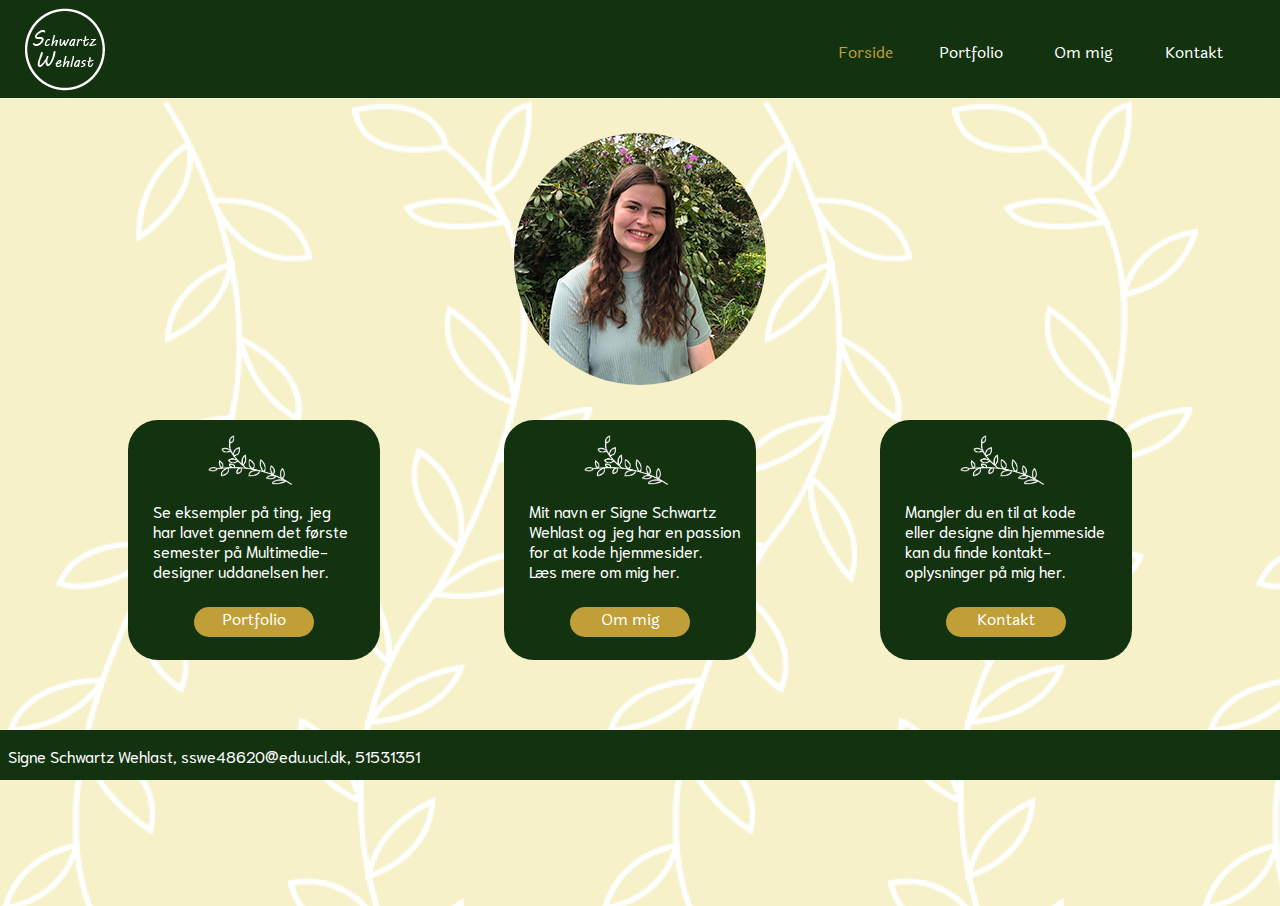
<file: projekt3/index.html>
<!DOCTYPE html>
<html lang="en">
<head>
    <!--Alt det som er i headeren vises ikke på siden-->

    <!--Karaktersæt ("ordbog")-->
    <meta charset="UTF-8">

    <!--Hvilken version siden skal gengives som (IE=edge, er den højest understøttede dokumenttilstand i en browser)-->
    <meta http-equiv="X-UA-Compatible" content="IE=edge">

    <!--width gør at den skal følge skærmbredden på enheden, initial sætter zoom level, når siden loades-->
    <meta name="viewport" content="width=device-width, initial-scale=1.0">
    
    <!--Titel på siden, som vises i browserens titellinje-->
    <title>Præsentationsportfolio Signe Schwartz Wehlast</title>
    
    <!--Linker til eksternt stylesheet-->
    <link rel="stylesheet" href="css/style.css">
</head>

<body>
    <!--Alt det som er i bodyen vises på siden-->
    <div class="headernav">
    <header class="header">
        <div class="logo"></div>
    </header>

    <nav>
        <div class="knapper forsideknap"><a class="tekstknapf valgtknap" href="index.html">Forside</a></div>
        <div class="knapper portfolioknap"><a class="tekstknapf" href="pages/portfolio.html">Portfolio</a></div>
        <div class="knapper ommigknap"><a class="tekstknapf" href="pages/ommig.html">Om mig</a></div>
        <div class="knapper kontaktknap"><a class="tekstknapf" href="pages/kontakt.html">Kontakt</a></div>
    </nav>
    </div>

    <main>
        <img id="mig" src="img/mig.png" alt="mig">

        <div class="paragraf portfolioforside">
            <img class="gren" src="img/gren2.png" alt="gren">
            
            <p class="tekstforside">Se eksempler på ting, jeg <br>har lavet gennem det første <br>semester på Multimedie-<br>designer uddanelsen her.</p>
            <div class="knapforside"><a class="tekstknap" href="pages/portfolio.html">Portfolio</a></div>
        </div>

        <div class="paragraf ommigforside">
            <img class="gren" src="img/gren2.png" alt="gren">

            <p class="tekstforside">Mit navn er Signe Schwartz <br>Wehlast og jeg har en passion <br>for at kode hjemmesider. <br>Læs mere om mig her.</p>
            <div class="knapforside"><a class="tekstknap" href="pages/ommig.html">Om mig</a></div>
        </div>

        <div class="paragraf kontaktforside">
            <img class="gren" src="img/gren2.png" alt="gren">
            
            <p class="tekstforside">Mangler du en til at kode <br>eller designe din hjemmeside <br>kan du finde kontakt-<br>oplysninger på mig her.</p>
            <div class="knapforside"><a class="tekstknap" href="pages/kontakt.html">Kontakt</a></div>
        </div>

    </main>

    <footer>
        <div class="footer">
            <p class="paragraf pfooter">Signe Schwartz Wehlast, sswe48620@edu.ucl.dk, 51531351</p>
        </div>
    </footer>

</body>
</html>
</file>
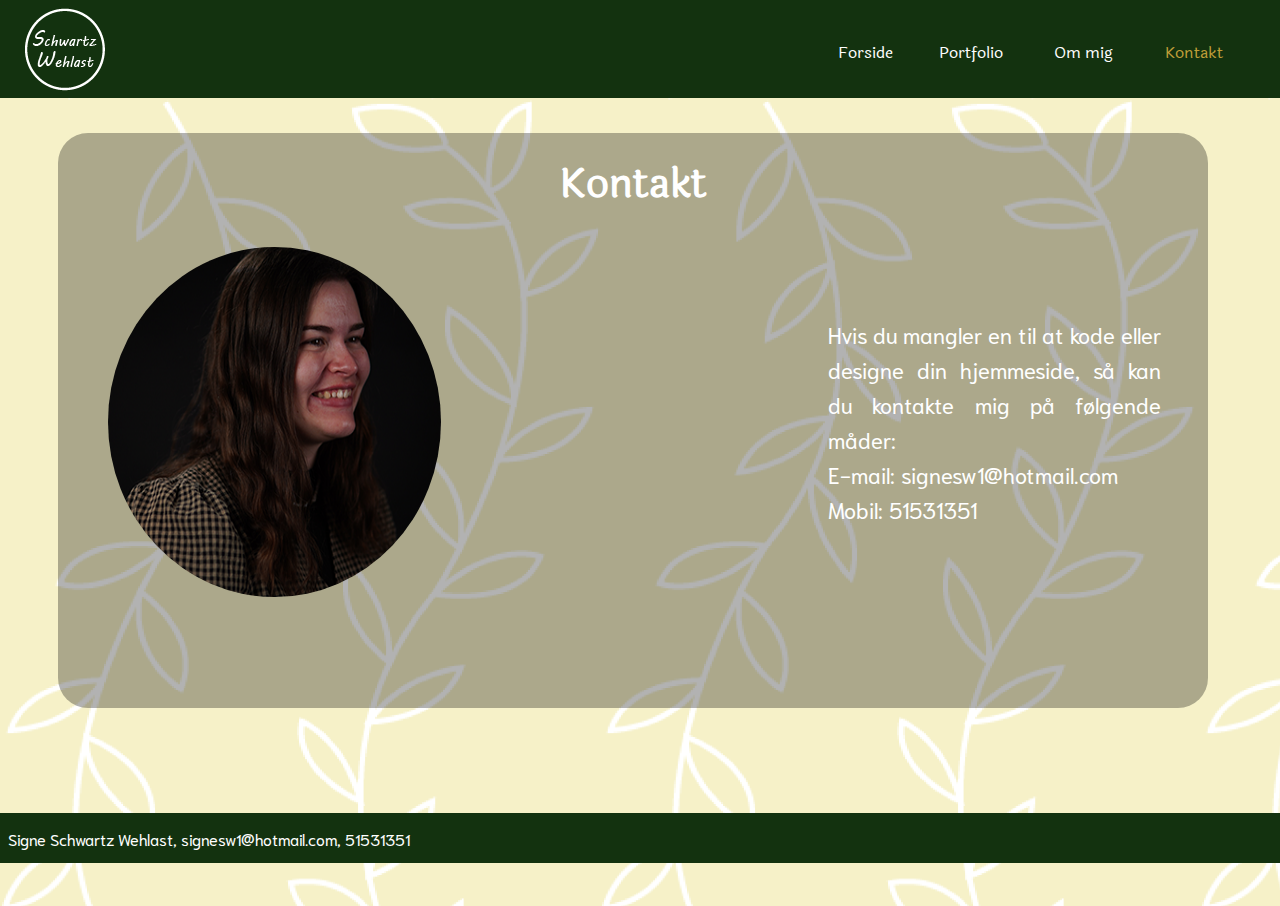
<file: projekt3/kontakt.html>
<!DOCTYPE html>
<html lang="en">
<head>
    <meta charset="UTF-8">
    <meta http-equiv="X-UA-Compatible" content="IE=edge">
    <meta name="viewport" content="width=device-width, initial-scale=1.0">
    <title>Præsentationsportfolio Signe Schwartz Wehlast</title>
    <link rel="stylesheet" href="stylesheet/style.css">
</head>

<body>
    <header class="header">
        <div class="logo"></div>
    </header>

    <nav>
        <div class="knapper forsideknap"><a class="tekstknapf" href="index.html">Forside</a></div>
        <div class="knapper portfolioknap"><a class="tekstknapf" href="portfolio.html">Portfolio</a></div>
        <div class="knapper ommigknap"><a class="tekstknapf" href="ommig.html">Om mig</a></div>
        <div class="knapper kontaktknap"><a class="tekstknapf valgtknap" href="kontakt.html">Kontakt</a></div>
    </nav>

    <main>
        <div class="blackbox">
            <h1>Kontakt</h1>
            <img class="kontaktbillede" src="stylesheet/img/kontaktny.png" alt="billede af mig til kontakt">
            <p class="paragrafkontakt"> Hvis du mangler en til at kode eller 
                designe din hjemmeside, så kan du 
                kontakte mig på følgende måder:<br>
                E-mail: signesw1@hotmail.com<br>
                Mobil: 51531351<br>
            </p>
        </div>
    </main>

    <footer>
        <div class="footer">
            <p class="paragraf pfooter">Signe Schwartz Wehlast, signesw1@hotmail.com, 51531351</p>
        </div>

    </footer>
    
    
</body>
</html>
</file>
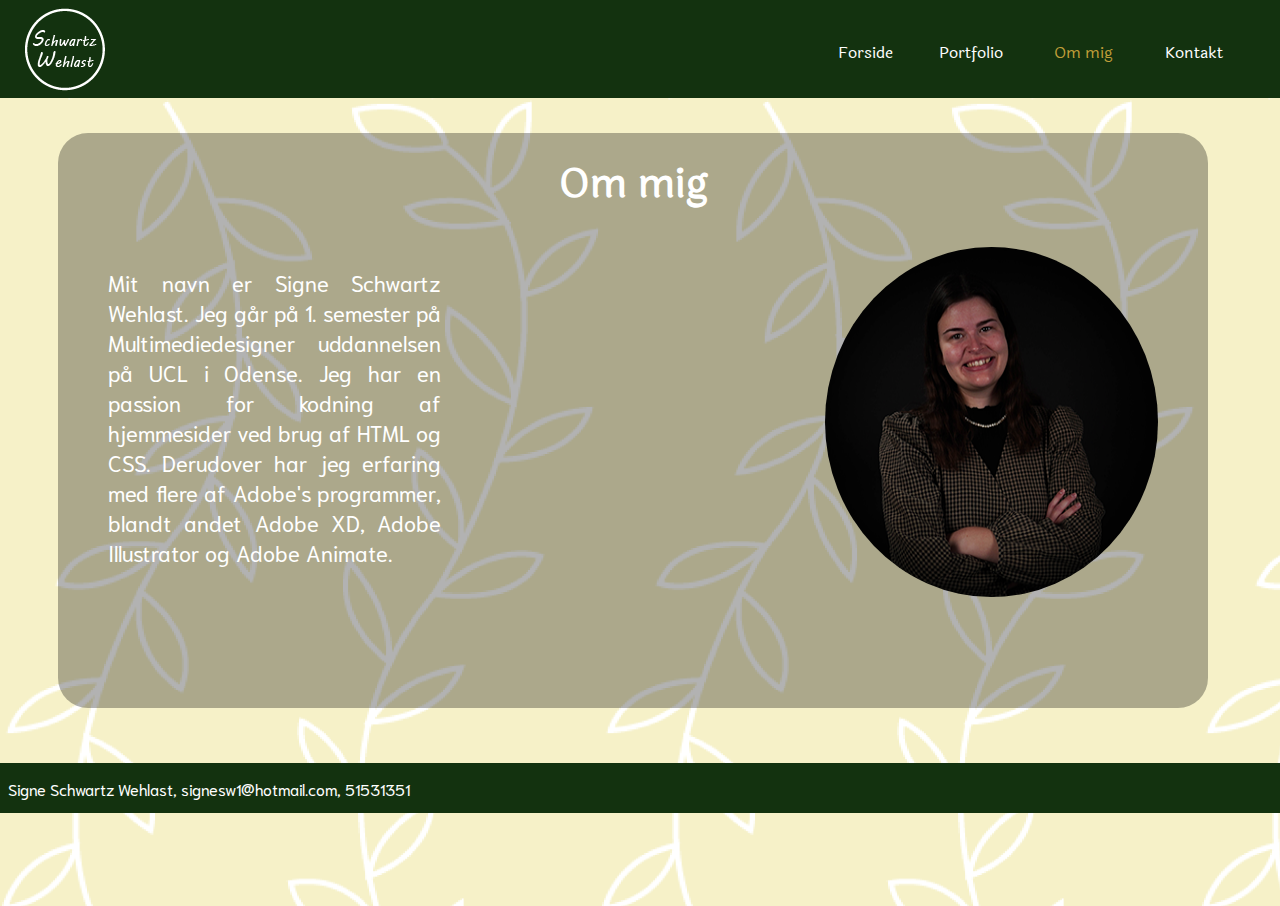
<file: projekt3/ommig.html>
<!DOCTYPE html>
<html lang="en">
<head>
    <meta charset="UTF-8">
    <meta http-equiv="X-UA-Compatible" content="IE=edge">
    <meta name="viewport" content="width=device-width, initial-scale=1.0">
    <title>Præsentationsportfolio Signe Schwartz Wehlast</title>
    <link rel="stylesheet" href="stylesheet/style.css">
</head>

<body>
    <header class="header">
        <div class="logo"></div>
    </header>

    <nav>
        <div class="knapper forsideknap"><a class="tekstknapf" href="index.html">Forside</a></div>
        <div class="knapper portfolioknap"><a class="tekstknapf" href="portfolio.html">Portfolio</a></div>
        <div class="knapper ommigknap"><a class="valgtknap tekstknapf" href="ommig.html">Om mig</a></div>
        <div class="knapper kontaktknap"><a class="tekstknapf" href="kontakt.html">Kontakt</a></div>
    </nav>

    <main>
        <div class="blackbox">
        <h1>Om mig</h1>     
        <img class="ommigbillede" src="stylesheet/img/ommigny.png" alt="billede af mig til om mig">
   
        <p class="paragrafom"> Mit navn er Signe Schwartz Wehlast. Jeg går på 1. 
            semester på Multimediedesigner uddannelsen på UCL 
            i Odense. Jeg har en passion for kodning af 
            hjemmesider ved brug af HTML og CSS. Derudover har jeg 
            erfaring med flere af Adobe's 
            programmer, blandt andet
            Adobe XD, Adobe Illustrator
            og Adobe Animate.</p>

        </div>

    </main>

    <footer>
        <div class="footerommig">
            <p class="paragraf pfooter">Signe Schwartz Wehlast, signesw1@hotmail.com, 51531351</p>
        </div>

    </footer>
    
    
</body>
</html>
</file>
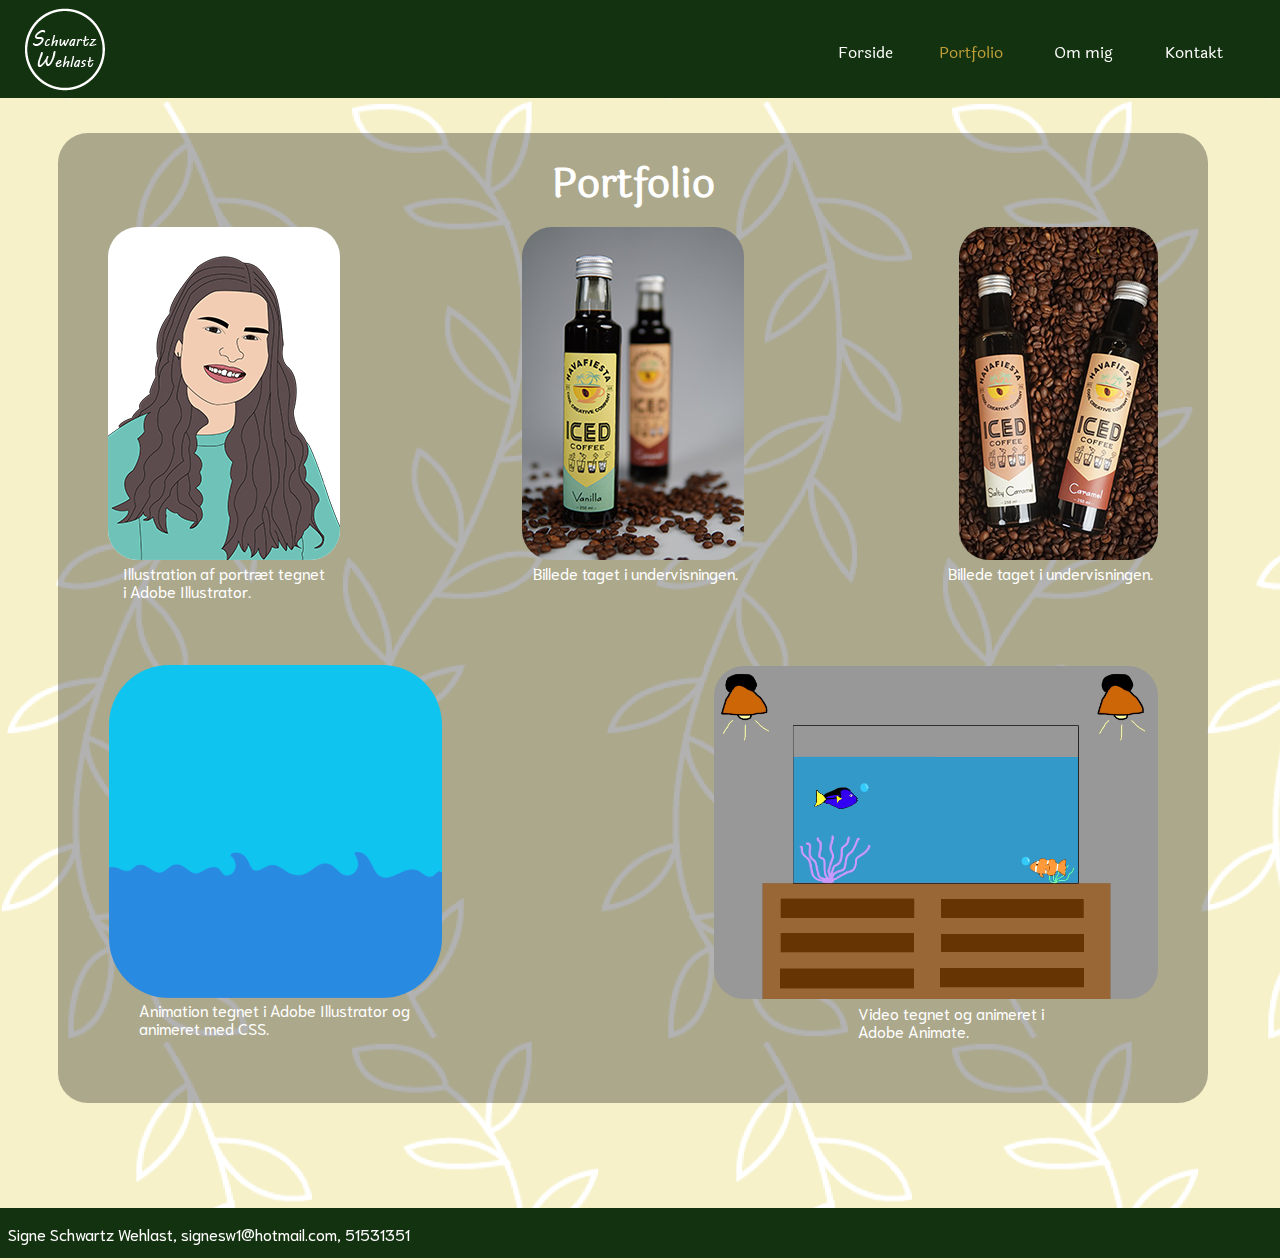
<file: projekt3/portfolio.html>
<!DOCTYPE html>
<html lang="en">
<head>
    <meta charset="UTF-8">
    <meta http-equiv="X-UA-Compatible" content="IE=edge">
    <meta name="viewport" content="width=device-width, initial-scale=1.0">
    <title>Præsentationsportfolio Signe Schwartz Wehlast</title>
    <link rel="stylesheet" href="stylesheet/style.css">
</head>

<body>
    <header class="header">
        <div class="logo"></div>
    </header>

    <nav>
        <div class="knapper forsideknap"><a class="tekstknapf" href="index.html">Forside</a></div>
        <div class="knapper portfolioknap"><a class="tekstknapf valgtknap" href="portfolio.html">Portfolio</a></div>
        <div class="knapper ommigknap"><a class="tekstknapf" href="ommig.html">Om mig</a></div>
        <div class="knapper kontaktknap"><a class="tekstknapf" href="kontakt.html">Kontakt</a></div>
    </nav>

    <main class="mainbox">
        <div class="blackbox2">
            <h1>Portfolio</h1>
            <div><img class="billede1" src="stylesheet/img/portræt2.png" alt="portfolio billede af portræt"><p class="billedetekst p1">Illustration af portræt tegnet <br>i Adobe Illustrator.</p></div>

            <div><img class="billede2" src="stylesheet/img/kaffe.png" alt="portfolio billede af kaffe"><p class="billedetekst p2">Billede taget i undervisningen.</p></div>
            
            <div><img class="billede3" src="stylesheet/img/kaffe2.png" alt="portfolio billede af andet kaffe"><p class="billedetekst p3">Billede taget i undervisningen.</p></div>
            
            <div><video class="video" width="200" height="150" autoplay loop>
                <source src="stylesheet/img/Akvarie.mp4" type="video/mp4">
            </video><p class="billedetekst p4"> Video tegnet og animeret i <br>Adobe Animate.</p></div>
            
            <div class="billede5"><p class="billedetekst p5"> Animation tegnet i Adobe Illustrator og animeret med CSS.</p></div>
        </div>
    </main>

    <footer>
        <div class="footer">
            <p class="paragraf pfooter">Signe Schwartz Wehlast, signesw1@hotmail.com, 51531351</p>
        </div>

    </footer>
</file>
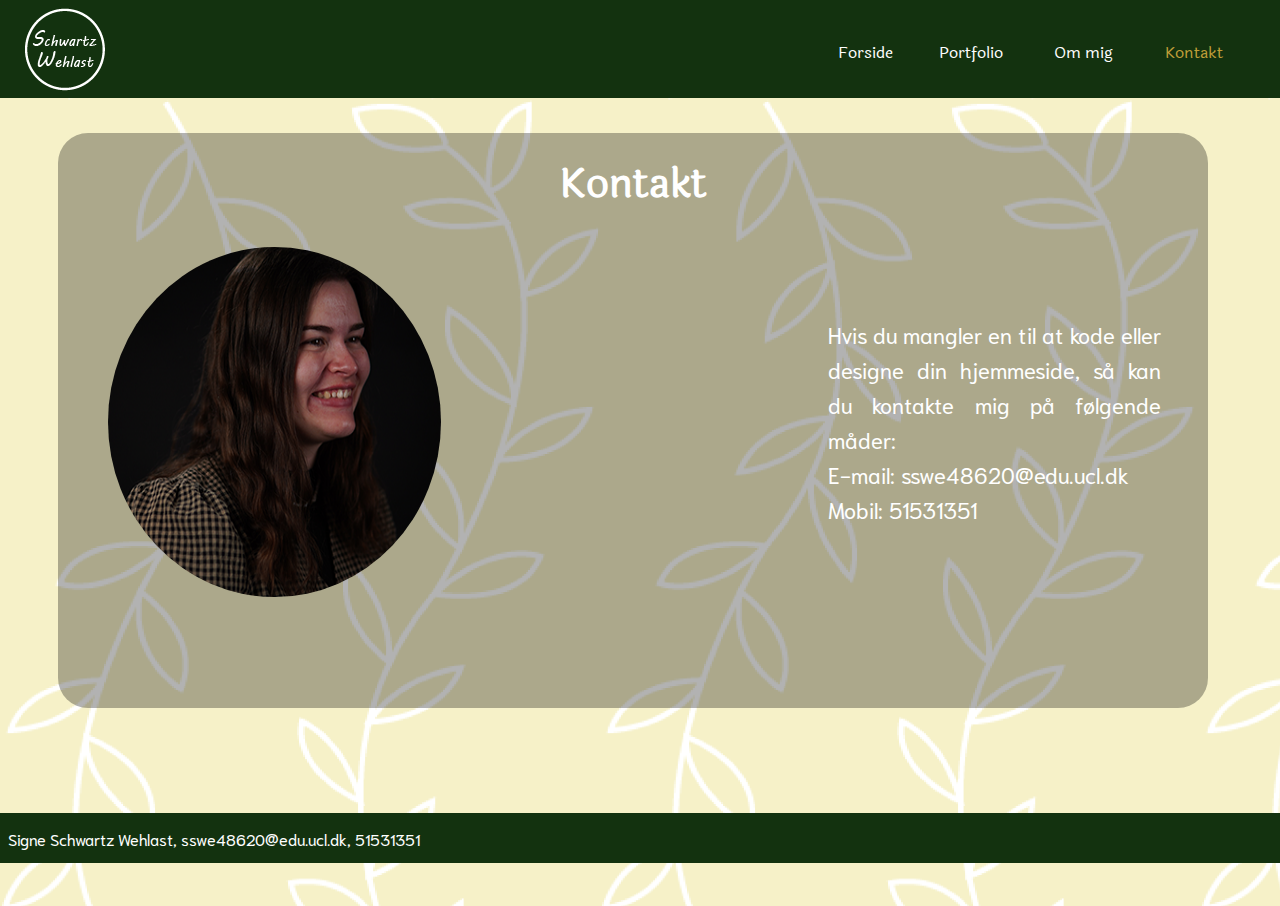
<file: projekt3/pages/kontakt.html>
<!DOCTYPE html>
<html lang="en">
<head>
    <meta charset="UTF-8">
    <meta http-equiv="X-UA-Compatible" content="IE=edge">
    <meta name="viewport" content="width=device-width, initial-scale=1.0">
    <title>Præsentationsportfolio Signe Schwartz Wehlast</title>
    <link rel="stylesheet" href="../css/style.css">
</head>

<body>
    <header class="header">
        <div class="logo"></div>
    </header>

    <nav>
        <div class="knapper forsideknap"><a class="tekstknapf" href="../index.html">Forside</a></div>
        <div class="knapper portfolioknap"><a class="tekstknapf" href="portfolio.html">Portfolio</a></div>
        <div class="knapper ommigknap"><a class="tekstknapf" href="ommig.html">Om mig</a></div>
        <div class="knapper kontaktknap"><a class="tekstknapf valgtknap" href="kontakt.html">Kontakt</a></div>
    </nav>

    <main>
        <div class="blackbox">
            <h1>Kontakt</h1>
            <img class="kontaktbillede" src="../img/kontaktny.png" alt="billede af mig til kontakt">
            <p class="paragrafkontakt"> Hvis du mangler en til at kode eller 
                designe din hjemmeside, så kan du 
                kontakte mig på følgende måder:<br>
                E-mail: sswe48620@edu.ucl.dk<br>
                Mobil: 51531351<br>
            </p>
        </div>
    </main>

    <footer>
        <div class="footer">
            <p class="paragraf pfooter">Signe Schwartz Wehlast, sswe48620@edu.ucl.dk, 51531351</p>
        </div>

    </footer>
    
    
</body>
</html>
</file>
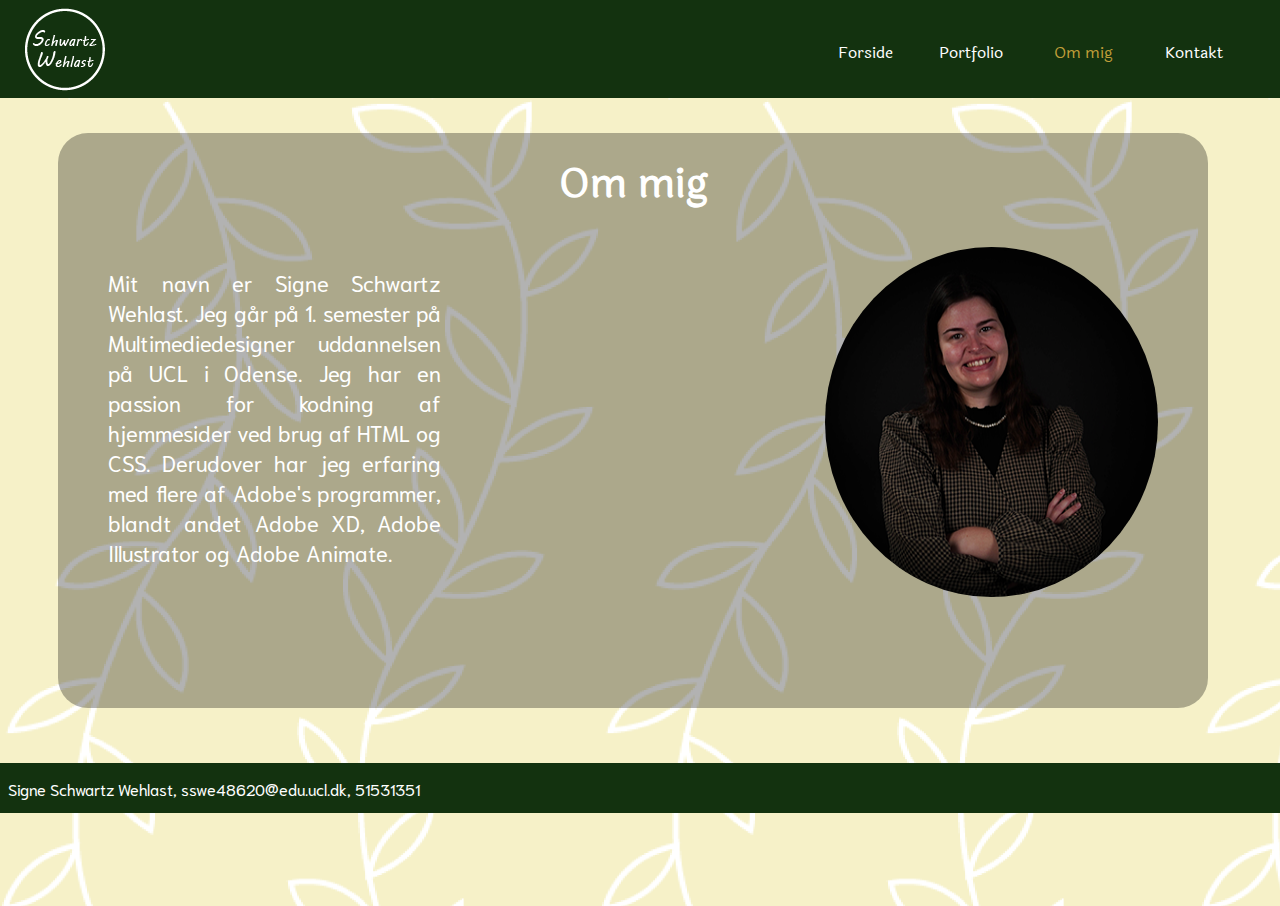
<file: projekt3/pages/ommig.html>
<!DOCTYPE html>
<html lang="en">
<head>
    <meta charset="UTF-8">
    <meta http-equiv="X-UA-Compatible" content="IE=edge">
    <meta name="viewport" content="width=device-width, initial-scale=1.0">
    <title>Præsentationsportfolio Signe Schwartz Wehlast</title>
    <link rel="stylesheet" href="../css/style.css">
</head>

<body>
    <header class="header">
        <div class="logo"></div>
    </header>

    <nav>
        <div class="knapper forsideknap"><a class="tekstknapf" href="../index.html">Forside</a></div>
        <div class="knapper portfolioknap"><a class="tekstknapf" href="portfolio.html">Portfolio</a></div>
        <div class="knapper ommigknap"><a class="valgtknap tekstknapf" href="ommig.html">Om mig</a></div>
        <div class="knapper kontaktknap"><a class="tekstknapf" href="kontakt.html">Kontakt</a></div>
    </nav>

    <main>
        <div class="blackbox">
        <h1>Om mig</h1>     
        <img class="ommigbillede" src="../img/ommigny.png" alt="billede af mig til om mig">
   
        <p class="paragrafom"> Mit navn er Signe Schwartz Wehlast. Jeg går på 1. 
            semester på Multimediedesigner uddannelsen på UCL 
            i Odense. Jeg har en passion for kodning af 
            hjemmesider ved brug af HTML og CSS. Derudover har jeg 
            erfaring med flere af Adobe's 
            programmer, blandt andet
            Adobe XD, Adobe Illustrator
            og Adobe Animate.</p>

        </div>

    </main>

    <footer>
        <div class="footerommig">
            <p class="paragraf pfooter">Signe Schwartz Wehlast, sswe48620@edu.ucl.dk, 51531351</p>
        </div>

    </footer>
    
    
</body>
</html>
</file>
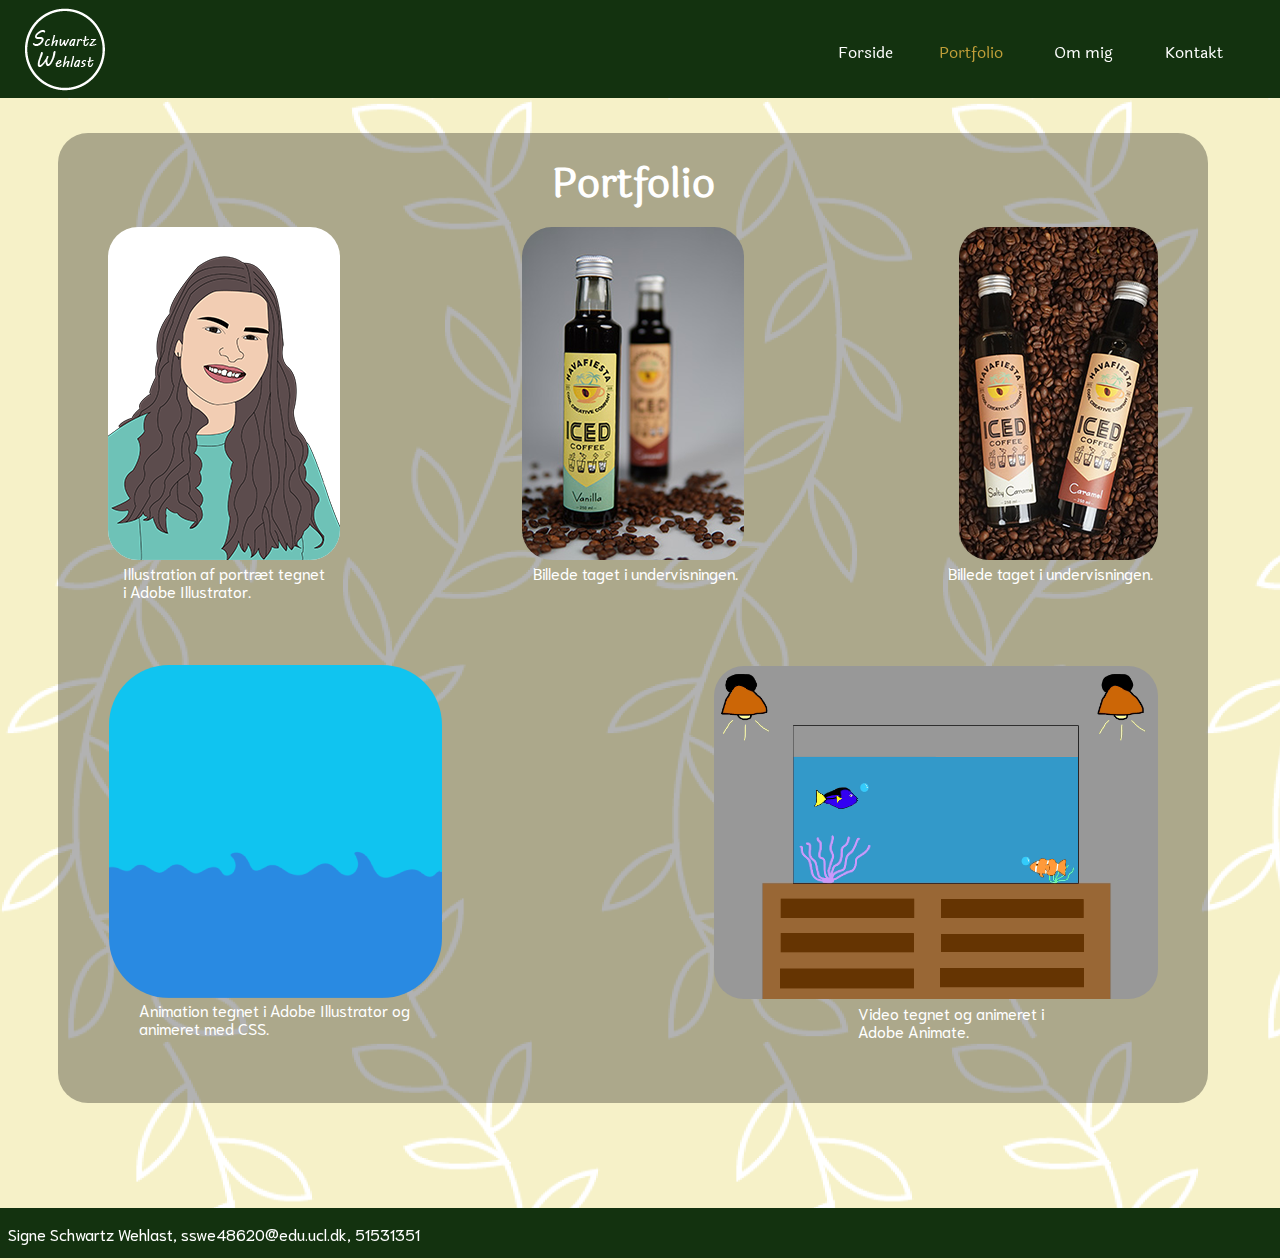
<file: projekt3/pages/portfolio.html>
<!DOCTYPE html>
<html lang="en">
<head>
    <meta charset="UTF-8">
    <meta http-equiv="X-UA-Compatible" content="IE=edge">
    <meta name="viewport" content="width=device-width, initial-scale=1.0">
    <title>Præsentationsportfolio Signe Schwartz Wehlast</title>
    <link rel="stylesheet" href="../css/style.css">
</head>

<body>
    <header class="header">
        <div class="logo"></div>
    </header>

    <nav>
        <div class="knapper forsideknap"><a class="tekstknapf" href="../index.html">Forside</a></div>
        <div class="knapper portfolioknap"><a class="tekstknapf valgtknap" href="portfolio.html">Portfolio</a></div>
        <div class="knapper ommigknap"><a class="tekstknapf" href="ommig.html">Om mig</a></div>
        <div class="knapper kontaktknap"><a class="tekstknapf" href="kontakt.html">Kontakt</a></div>
    </nav>

    <main class="mainbox">
        <div class="blackbox2">
            <h1>Portfolio</h1>
            <div><img class="billede1" src="../img/portræt2.png" alt="portfolio billede af portræt"><p class="billedetekst p1">Illustration af portræt tegnet <br>i Adobe Illustrator.</p></div>

            <div><img class="billede2" src="../img/kaffe.png" alt="portfolio billede af kaffe"><p class="billedetekst p2">Billede taget i undervisningen.</p></div>
            
            <div><img class="billede3" src="../img/kaffe2.png" alt="portfolio billede af andet kaffe"><p class="billedetekst p3">Billede taget i undervisningen.</p></div>
            
            <div><video class="video" width="200" height="150" autoplay loop>
                <source src="../img/Akvarie.mp4" type="video/mp4">
            </video><p class="billedetekst p4"> Video tegnet og animeret i <br>Adobe Animate.</p></div>
            
            <div class="billede5"><p class="billedetekst p5"> Animation tegnet i Adobe Illustrator og animeret med CSS.</p></div>
        </div>
    </main>

    <footer>
        <div class="footer">
            <p class="paragraf pfooter">Signe Schwartz Wehlast, sswe48620@edu.ucl.dk, 51531351</p>
        </div>

    </footer>
</file>
<file: projekt3/css/style.css>
/*Styling af bodyen på alle sider*/
body {
    /*Bodyen er altid højden på webbrowserens viewport (billedet på skærmen)*/
    min-height: 100vh;
    background-color: #F6F1C8;
    background-image: url('../img/symboler.png');
    background-size: 600px 940px;
    background-position-y: 100px;
}

/*fonts*/
@font-face {
    font-family: myFont;
    src: url(font/Laila-Regular.ttf);
}

@font-face {
    font-family: paragrafFont;
    src: url(font/Niramit-Regular.ttf);
}


/*mobil versionen forsiden*/
.header {
    height: 100px;
    width: auto;
    background-color: #13320F;
    /*så headeren går helt ud til kanten af siden*/
    margin: -10px;
}

.logo {
    background: url('../img/logonyt2_Tegnebræt\ 1.png') no-repeat;
    width: 110px;
    height: 110px;
    /*Er positioneret relativt i forhold til dens normale position på siden*/
    position: relative;
    /*Hvor den er placeret i forhold til den normale position*/
    top: 10px;
    left: 25px;
}

/*Billede på forsiden*/
#mig {
    height: 250px;
    width: auto;
    border-radius: 50%;
    position: relative;
    top: 40px;
    /*Når den er block, så starter den på en ny linje og fylder hele siden*/
    display: block;
    /*Browseren bestemmer margin, når den er auto*/
    margin: auto;
}

/*Tekst på forside og footer*/
.paragraf {
    font-family: paragrafFont;
    font-size: 14px;
    /*Gør så teksten fylder lige meget på alle linjer*/
    text-align: justify;
    color: white;
}

/*Bokse på forsiden*/
.portfolioforside {
    height: 195px;
    width: 205px;
    background-color: #13320F;
    border-radius: 30px;
    color: white;
    position: relative;
    top: 60px;
    margin: auto;
}

.ommigforside {
    height: 195px;
    width: 205px;
    background-color: #13320F;
    border-radius: 30px;
    color: white;
    text-align: justify;
    position: relative;
    top: 80px;
    margin: auto;
}

.kontaktforside {
    height: 195px;
    width: 205px;
    background-color: #13320F;
    border-radius: 30px;
    color: white;
    text-align: justify;
    position: relative;
    top: 100px;
    margin: auto;
}

/*Knapper på forsiden*/
.knapforside {
    height: 30px;
    width: 120px;
    background-color: #C09F39;
    position: relative;
    top: 55px;
    left: 45px;
    border-radius: 30px;
    text-align: center;
}

/*Tekst på knapper på forsiden*/
.tekstknap {
    position: relative;
    font-family: myFont;
    color: white;
    /*Gør så der ikke er streg under linket*/
    text-decoration: none;
    top: 2px;
}

/*Tekst i bokse på forsiden*/
.tekstforside {
    position: relative;
    top: 60px;
    left: 10px;
    line-height: 20px;
}

/*Symboler på forside*/
.gren {
    height: 44px;
    width: 75px;
    /*Har position tættest på den nærmeste positionerede element*/
    position: absolute;
    top: 10px;
    left: 60px;
}

.footer {
    height: 50px;
    width: auto;
    background-color: #13320F;
    margin-top: 150px;
    /*Gør så den går ud til kanten af siden*/
    margin-bottom: -10px;
    margin-right: -10px;
    margin-left: -10px;
}

/*Tekst i footer*/
.pfooter {
    text-align: center;
    padding-top: 15px;
    margin-left: 10px;
    font-family: paragrafFont;
}

/*Knapper i headeren*/
.knapper {
    text-align: center;
}

.forsideknap {
    position: absolute;
    top: 35px;
    right: 240px;
}

.portfolioknap {
    position: absolute;
    top: 35px;
    right: 160px;
}

.ommigknap {
    position: absolute;
    top: 35px;
    right: 90px;
}

.kontaktknap {
    position: absolute;
    top: 35px;
    right: 20px;
}

/*Tekst på knapper i headeren*/
.tekstknapf {
    text-align: center;
    position: relative;
    top: 3px;
    font-family: myFont;
    font-size: 13px;
    color: white;
    text-decoration: none;
}

/*Den knap som siden er på*/
.valgtknap {
    color: #C09F39;
}

/*kun knapperne i headeren har hover*/
.knapper > a:hover {
    color: #C09F39;
}


/*specifikt til om mig siden*/

/*Boksen foran baggrunden*/
.blackbox {
    height: 550px;
    width: 400px;
    /*sætter farven til sort og kun opacity på boksen*/
    background: rgba(0, 0, 0, 0.3);
    position: relative;
    top: 45px;
    margin: auto;
    border-radius: 30px;
    /*Bliver placeret bag teksten og billederne*/
    z-index: -1;
}

/*Overskriften på de tre undersider*/
h1 {
    text-align: center;
    color: white;
    padding: 5px;
    font-family: myFont;    
}

/*Tekst på om mig siden*/
.paragrafom {
    font-family: paragrafFont;
    font-size: 15px;
    text-align: justify;
    color: white;
    margin: 20px 30px;
    line-height: 25px;
}

/*Billede på om mig siden*/
.ommigbillede {
    border-radius: 50%;
    height: 250px;
    display: block;
    margin: auto;
}

/*Footer på om mig siden*/
.footerommig {
    height: 50px;
    width: auto;
    background-color: #13320F;
    margin-top: 100px;
    margin-bottom: -10px;
    margin-right: -10px;
    margin-left: -10px;
}


/*kontakt siden*/

/*Billede på kontakt siden*/
.kontaktbillede {
    border-radius: 50%;
    height: 250px;
    display: block;
    margin: auto;
}

/*Teksten på kontakt siden*/
.paragrafkontakt{
    font-family: paragrafFont;
    font-size: 15px;
    text-align: justify;
    color: white;
    margin: 20px 30px;
    line-height: 25px;
}

/*Portfolio siden*/

/*Billeder, animation og video på portfolio siden*/
.billede1 {
    width: 244px;
    border-radius: 30px;
    margin: auto;
    display: block;
    background-color: white;
    margin-top: 10px;
}

.billede2 {
    border-radius: 30px;
    margin: auto;
    display: block;
    width: 244px;
    margin-top: 70px;
}

.billede3 {
        border-radius: 30px;
        width: 244px;
        margin: auto;
        display: block;
        margin-top: 70px;
}

/*Animationen i CSS*/
.billede5 {
    width: 333px;
    height: 333px;
    /*Skal starte i punkt 0 0 og ikke gentages*/
    background: url('../img/delfin.png') 0 0 no-repeat;
    /*skal vare i 3 sekunder, er i 6 billeder og skal fortsætte med at køre*/
    animation: delfin 3s steps(6) infinite;
    margin: auto;
    border-radius: 60px;
    margin-top: 70px;
}

@keyframes delfin {
    0% {background-position:0px;}
    100% {background-position: -1998px;}
}

.video {
    margin: auto;
    display: block;
    width: 244px;
    height: auto;
    border-radius: 30px;
    margin-top: 70px;
    position: relative;
}

/*Boksen foran baggrunden*/
.blackbox2 {
    height: 2100px;
    width: 400px;
    /*sætter farven til sort og kun opacity på boksen*/
    background: rgba(0, 0, 0, 0.3);
    margin: auto;
    border-radius: 30px;
    z-index: -1;
    position: relative;
    top: 45px;
}

/*Teksten under billederne på portfolio siden*/
.billedetekst {
    position: absolute;
    color: white;
    font-family: paragrafFont;
    line-height: 18px;
}

/*Hvor teksten skal placeres under hvert billede*/
.p1 {
   left: 95px;  
   top: 417px;
}

.p2 {
    left: 95px;
    top: 852px;
}

.p3 {
    left: 95px;
    top: 1330px;
}

.p4 {
    left: 95px;
    top: 1585px;
}

.p5 {
    left: 60px;
    top: 1990px;
}


/*Ipad versionen!
De værdier som er i mobilversionen gemmes, derfor skal kun de værdier, som skal ændres, skrives ind*/
@media only screen and (min-width: 768px) {

    /*iPad versionen forsiden*/
    body {
        min-height: 100vh;
        background-color: #F6F1C8;
        background-image: url('../img/symboler.png');
        background-size: 600px 940px;
        background-position-y: 190px;
    }
    
    #mig {
        height: 245px;
        top: 40px;
    }

    /*Bokse på forsiden*/
    .portfolioforside {
        height: 245px;
        width: 257px;
        top: 60px;
        margin-left: 120px;
        margin: auto;
    }
    
    .ommigforside {
        height: 245px;
        width: 257px;
        top: 80px;
        margin: auto;
    }
    
    .kontaktforside {
        height: 245px;
        width: 257px;
        top: 100px;
        margin: auto;
    }

    .gren {
        height: 51px;
        width: 87px;
        position: absolute;
        top: 15px;
        left: 80px;
    }

    /*Tekst på forsiden*/
    .paragraf {
        font-size: 17px;
    }

    /*Knapperne på forsiden*/
    .knapforside {
        height: 38px;
        width: 160px;
        top: 85px;
        left: 50px;
        border-radius: 30px;
    }

    .tekstknap {
        top: 3px;
    }

    /*Tekst på forsiden*/
    .tekstforside {
        top: 80px;
        left: 15px;
    }


    .pfooter {
        text-align: left;
    }

    /*Knapper i headeren*/
    .forsideknap {
        right: 420px;
    }

    .portfolioknap {
        right: 310px;
    }

    .ommigknap {
        right: 200px;
    }

    .kontaktknap {
        right: 90px;
    }

    .tekstknapf {
        top: 5px;
        font-size: 16px;
    }


    /*Om mig siden*/
    .blackbox {
        height: 720px;
        width: 700px;
        top: 45px;
    }
    
    h1 {
        padding: 5px;
        font-size: 40px;
        padding-top: 20px;
    }
    
    .paragrafom {
        font-size: 25px;
        line-height: 35px;
    }
    
    .ommigbillede {
        height: 350px;
    }
    

    /*Kontakt siden*/
    .kontaktbillede {
        height: 350px;
    }

    .paragrafkontakt {
        font-size: 25px;
        line-height: 35px;
    }


    /*Portfolio siden*/
    .billede1 {
        width: 300px;
        margin-top: 20px;
    }
    .billede2 {
        
        width: 300px;
        margin-top: 80px;
    }
    .billede3 {
        width: 300px;
    }
    
    .billede5 {
        border-radius: 60px;
        margin-top: 80px;
    }

    .video {
        border-radius: 30px;
        margin-top: 80px;
        width: 300px;
        height: auto;
    }
    
    .blackbox2 {
        height: 2480px;
        width: 400px;
        top: 45px;
    }
    
    /*Tekst under billeder*/
    .billedetekst {
        font-size: 18px;
    }
    
    .p1 {
       left: 90px;  
       top: 535px;
    }
    
    .p2 {
        left: 90px;
        top: 1065px;
    }
    
    .p3 {
        left: 90px;
        top: 1635px;
    }
    
    .p4 {
        left: 90px;
        top: 1940px;
    }
    
    .p5 {
        left: 45px;
        top: 2355px;
    }
}


/*Computer versionen!*/
@media only screen and (min-width: 1080px) {

    /*Computer versionen forsiden*/
    body {
        background-size: 600px 940px;
        background-position-y: 100px;
    }

    /*Bokse på forsiden*/
    .portfolioforside {
        height: 240px;
        width: 252px;
        background-color: #13320F;
        border-radius: 30px;
        color: white;
        top: 80px;
        margin-left: 120px;
    }
    
    .ommigforside {
        height: 240px;
        width: 252px;
        background-color: #13320F;
        border-radius: 30px;
        color: white;
        text-align: justify;
        top: 80px;
        margin-left: 120px;
    }
    
    .kontaktforside {
        height: 240px;
        width: 252px;
        background-color: #13320F;
        border-radius: 30px;
        color: white;
        text-align: justify;
        top: 80px;
        margin-left: 120px;
    }

    .gren {
        height: 50px;
        width: 85px;
        position: absolute;
        top: 15px;
        left: 80px;
    }

    #mig {
        height: 252px;
        top: 45px;
    }

    /*Tekst på forsiden*/
    .paragraf {
        font-size: 16px;
    }

    /*Knapperne på forsiden*/
    .knapforside {
        height: 30px;
        width: 120px;
        top: 75px;
        left: 66px;
        border-radius: 30px;
    }

    .tekstforside {
        top: 65px;
        left: 25px;
    }

    .tekstknap {
        top: 0px;
    }

    /*boksene på forsiden skal være ved siden af hinanden -> 
    hvor block starter ny linje, gør in-line ikke, så de kan være ved siden af hinanden*/
    main > div {
        display: inline-block;
    }

    .pfooter {
        text-align: left;
    }

    .forsideknap {
        right: 387px;
    }

    .portfolioknap {
        right: 277px;
    }

    .ommigknap {
        right: 167px;
    }

    .kontaktknap {
        right: 57px;
    }

    .tekstknapf {
        top: 5px;
        font-size: 16px;
    }


    /*Om mig siden*/
    .blackbox {
        height: 575px;
        width: 1150px;
        top: 45px;
        left: 50px;
    }
    
    h1 {
        font-size: 40px;
        margin-top: 0px;
    }
    
    .paragrafom {
        font-size: 22px;
        line-height: 30px;
        display: inline-block;
        vertical-align: middle;
        width: 333px;
        margin-left: 50px;
    }
    
    .ommigbillede {
        width: 333px;
        position: absolute;
        display: inline-block;
        vertical-align: middle;
        right: 50px;
    }


    /*Kontakt siden*/
    .kontaktbillede {
        width: 333px;
        margin-left: 50px;
        display: inline-block;
        vertical-align: middle;
    }

    .paragrafkontakt {
        font-size: 22px;
        line-height: 35px;
        margin-left: 383px;
        width: 333px;
        display: inline-block;
        vertical-align: middle;
    }

    
    /*Portfolio siden*/
    
    /*Billeder på portfolio siden*/
    .billede1 {
        height: 333px;
        width: auto;
        margin-left: 50px;
        margin-top: -20px;
    }
    .billede2 {
        height: 333px;
        width: auto;
        top: -413px;
        position: relative;
    }
    .billede3 {
        position: absolute;
        border-radius: 30px;
        height: 333px;
        width: auto;
        top: 24px;
        right: 50px;
    }
    
    .billede5 {
        top: -388px;
        left: -358px;
        position: relative;
    }
    
    .video {
        position: absolute;
        height: 333px;
        width: auto;
        top: 453px;
        right: 50px;
    }
    
    
    .blackbox2 {
        height: 970px;
        width: 1150px;
        position: relative;
        top: 45px;
        left: 50px;
    }

    /*Tekst under billederne*/
    .billedetekst {
        font-size: 16px;
    }
    
    .p1 {
       left: 65px;  
       top: 415px;
    }
    
    .p2 {
        left: 475px;
        top: 415px;
    }
    
    .p3 {
        left: 890px;
        top: 415px;
    }
    
    .p4 {
        left: 800px;
        top: 855px;
    }
    
    .p5 {
        left: 30px;
        top: 320px;
    }
}
</file>
<file: projekt3/stylesheet/style.css>
/*Styling af bodyen på alle sider*/
body {
    /*Bodyen er altid højden på webbrowserens viewport (billedet på skærmen)*/
    min-height: 100vh;
    background-color: #F6F1C8;
    background-image: url('img/symboler.png');
    background-size: 600px 940px;
    background-position-y: 100px;
}

/*fonts*/
@font-face {
    font-family: myFont;
    src: url(font/Laila-Regular.ttf);
}

@font-face {
    font-family: paragrafFont;
    src: url(font/Niramit-Regular.ttf);
}


/*mobil versionen forsiden*/
.header {
    height: 100px;
    width: auto;
    background-color: #13320F;
    /*så headeren går helt ud til kanten af siden*/
    margin: -10px;
}

.logo {
    background: url('img/logonyt2_Tegnebræt\ 1.png') no-repeat;
    width: 110px;
    height: 110px;
    /*Er positioneret relativt i forhold til dens normale position på siden*/
    position: relative;
    /*Hvor den er placeret i forhold til den normale position*/
    top: 10px;
    left: 25px;
}

/*Billede på forsiden*/
#mig {
    height: 250px;
    width: auto;
    border-radius: 50%;
    position: relative;
    top: 40px;
    /*Når den er block, så starter den på en ny linje og fylder hele siden*/
    display: block;
    /*Browseren bestemmer margin, når den er auto*/
    margin: auto;
}

/*Tekst på forside og footer*/
.paragraf {
    font-family: paragrafFont;
    font-size: 14px;
    /*Gør så teksten fylder lige meget på alle linjer*/
    text-align: justify;
    color: white;
}

/*Bokse på forsiden*/
.portfolioforside {
    height: 195px;
    width: 205px;
    background-color: #13320F;
    border-radius: 30px;
    color: white;
    position: relative;
    top: 60px;
    margin: auto;
}

.ommigforside {
    height: 195px;
    width: 205px;
    background-color: #13320F;
    border-radius: 30px;
    color: white;
    text-align: justify;
    position: relative;
    top: 80px;
    margin: auto;
}

.kontaktforside {
    height: 195px;
    width: 205px;
    background-color: #13320F;
    border-radius: 30px;
    color: white;
    text-align: justify;
    position: relative;
    top: 100px;
    margin: auto;
}

/*Knapper på forsiden*/
.knapforside {
    height: 30px;
    width: 120px;
    background-color: #C09F39;
    position: relative;
    top: 55px;
    left: 45px;
    border-radius: 30px;
    text-align: center;
}

/*Tekst på knapper på forsiden*/
.tekstknap {
    position: relative;
    font-family: myFont;
    color: white;
    /*Gør så der ikke er streg under linket*/
    text-decoration: none;
}

/*Tekst i bokse på forsiden*/
.tekstforside {
    position: relative;
    top: 60px;
    left: 10px;
    line-height: 20px;
}

/*Symboler på forside*/
.gren {
    height: 44px;
    width: 75px;
    /*Har position tættest på den nærmeste positionerede element*/
    position: absolute;
    top: 10px;
    left: 60px;
}

.footer {
    height: 50px;
    width: auto;
    background-color: #13320F;
    margin-top: 150px;
    /*Gør så den går ud til kanten af siden*/
    margin-bottom: -10px;
    margin-right: -10px;
    margin-left: -10px;
}

/*Tekst i footer*/
.pfooter {
    text-align: center;
    padding-top: 15px;
    margin-left: 10px;
    font-family: paragrafFont;
}

/*Knapper i headeren*/
.knapper {
    text-align: center;
}

.forsideknap {
    position: absolute;
    top: 35px;
    right: 240px;
}

.portfolioknap {
    position: absolute;
    top: 35px;
    right: 160px;
}

.ommigknap {
    position: absolute;
    top: 35px;
    right: 90px;
}

.kontaktknap {
    position: absolute;
    top: 35px;
    right: 20px;
}

/*Tekst på knapper i headeren*/
.tekstknapf {
    text-align: center;
    position: relative;
    top: 3px;
    font-family: myFont;
    font-size: 13px;
    color: white;
    text-decoration: none;
}

/*Den knap som siden er på*/
.valgtknap {
    color: #C09F39;
}

/*kun knapperne i headeren har hover*/
.knapper > a:hover {
    color: #C09F39;
}


/*specifikt til om mig siden*/

/*Boksen foran baggrunden*/
.blackbox {
    height: 550px;
    width: 400px;
    /*sætter farven til sort og kun opacity på boksen*/
    background: rgba(0, 0, 0, 0.3);
    position: relative;
    top: 45px;
    margin: auto;
    border-radius: 30px;
    /*Bliver placeret bag teksten og billederne*/
    z-index: -1;
}

/*Overskriften på de tre undersider*/
h1 {
    text-align: center;
    color: white;
    padding: 5px;
    font-family: myFont;    
}

/*Tekst på om mig siden*/
.paragrafom {
    font-family: paragrafFont;
    font-size: 15px;
    text-align: justify;
    color: white;
    margin: 20px 30px;
    line-height: 25px;
}

/*Billede på om mig siden*/
.ommigbillede {
    border-radius: 50%;
    height: 250px;
    display: block;
    margin: auto;
}

/*Footer på om mig siden*/
.footerommig {
    height: 50px;
    width: auto;
    background-color: #13320F;
    margin-top: 100px;
    margin-bottom: -10px;
    margin-right: -10px;
    margin-left: -10px;
}


/*kontakt siden*/

/*Billede på kontakt siden*/
.kontaktbillede {
    border-radius: 50%;
    height: 250px;
    display: block;
    margin: auto;
}

/*Teksten på kontakt siden*/
.paragrafkontakt{
    font-family: paragrafFont;
    font-size: 15px;
    text-align: justify;
    color: white;
    margin: 20px 30px;
    line-height: 25px;
}

/*Portfolio siden*/

/*Billeder, animation og video på portfolio siden*/
.billede1 {
    width: 244px;
    border-radius: 30px;
    margin: auto;
    display: block;
    background-color: white;
    margin-top: 10px;
}

.billede2 {
    border-radius: 30px;
    margin: auto;
    display: block;
    width: 244px;
    margin-top: 70px;
}

.billede3 {
        border-radius: 30px;
        width: 244px;
        margin: auto;
        display: block;
        margin-top: 70px;
}

/*Animationen i CSS*/
.billede5 {
    width: 333px;
    height: 333px;
    /*Skal starte i punkt 0 0 og ikke gentages*/
    background: url('img/delfin.png') 0 0 no-repeat;
    /*skal vare i 3 sekunder, er i 6 billeder og skal fortsætte med at køre*/
    animation: delfin 3s steps(6) infinite;
    margin: auto;
    border-radius: 60px;
    margin-top: 70px;
}

@keyframes delfin {
    0% {background-position:0px;}
    100% {background-position: -1998px;}
}

.video {
    margin: auto;
    display: block;
    width: 244px;
    height: auto;
    border-radius: 30px;
    margin-top: 70px;
    position: relative;
}

/*Boksen foran baggrunden*/
.blackbox2 {
    height: 2100px;
    width: 400px;
    /*sætter farven til sort og kun opacity på boksen*/
    background: rgba(0, 0, 0, 0.3);
    margin: auto;
    border-radius: 30px;
    z-index: -1;
    position: relative;
    top: 45px;
}

/*Teksten under billederne på portfolio siden*/
.billedetekst {
    position: absolute;
    color: white;
    font-family: paragrafFont;
    line-height: 18px;
}

/*Hvor teksten skal placeres under hvert billede*/
.p1 {
   left: 95px;  
   top: 417px;
}

.p2 {
    left: 95px;
    top: 852px;
}

.p3 {
    left: 95px;
    top: 1330px;
}

.p4 {
    left: 95px;
    top: 1585px;
}

.p5 {
    left: 60px;
    top: 1990px;
}


/*Ipad versionen!
De værdier som er i mobilversionen gemmes, derfor skal kun de værdier, som skal ændres, skrives ind*/
@media only screen and (min-width: 768px) {

    /*iPad versionen forsiden*/
    body {
        min-height: 100vh;
        background-color: #F6F1C8;
        background-image: url('img/symboler.png');
        background-size: 600px 940px;
        background-position-y: 190px;
    }
    
    #mig {
        height: 245px;
        top: 40px;
    }

    /*Bokse på forsiden*/
    .portfolioforside {
        height: 245px;
        width: 257px;
        top: 60px;
        margin-left: 120px;
        margin: auto;
    }
    
    .ommigforside {
        height: 245px;
        width: 257px;
        top: 80px;
        margin: auto;
    }
    
    .kontaktforside {
        height: 245px;
        width: 257px;
        top: 100px;
        margin: auto;
    }

    .gren {
        height: 51px;
        width: 87px;
        position: absolute;
        top: 10px;
        left: 80px;
    }

    /*Tekst på forsiden*/
    .paragraf {
        font-size: 17px;
    }

    /*Knapperne på forsiden*/
    .knapforside {
        height: 38px;
        width: 160px;
        top: 85px;
        left: 50px;
        border-radius: 30px;
    }

    /*Tekst på forsiden*/
    .tekstforside {
        top: 80px;
        left: 15px;
    }


    .pfooter {
        text-align: left;
    }

    /*Knapper i headeren*/
    .forsideknap {
        right: 420px;
    }

    .portfolioknap {
        right: 310px;
    }

    .ommigknap {
        right: 200px;
    }

    .kontaktknap {
        right: 90px;
    }

    .tekstknapf {
        top: 5px;
        font-size: 16px;
    }


    /*Om mig siden*/
    .blackbox {
        height: 720px;
        width: 700px;
        top: 45px;
    }
    
    h1 {
        padding: 5px;
        font-size: 40px;
        padding-top: 20px;
    }
    
    .paragrafom {
        font-size: 25px;
        line-height: 35px;
    }
    
    .ommigbillede {
        height: 350px;
    }
    

    /*Kontakt siden*/
    .kontaktbillede {
        height: 350px;
    }

    .paragrafkontakt {
        font-size: 25px;
        line-height: 35px;
    }


    /*Portfolio siden*/
    .billede1 {
        width: 300px;
        margin-top: 20px;
    }
    .billede2 {
        
        width: 300px;
        margin-top: 80px;
    }
    .billede3 {
        width: 300px;
    }
    
    .billede5 {
        border-radius: 60px;
        margin-top: 80px;
    }

    .video {
        border-radius: 30px;
        margin-top: 80px;
        width: 300px;
        height: auto;
    }
    
    .blackbox2 {
        height: 2480px;
        width: 400px;
        top: 45px;
    }
    
    /*Tekst under billeder*/
    .billedetekst {
        font-size: 18px;
    }
    
    .p1 {
       left: 90px;  
       top: 535px;
    }
    
    .p2 {
        left: 90px;
        top: 1065px;
    }
    
    .p3 {
        left: 90px;
        top: 1635px;
    }
    
    .p4 {
        left: 90px;
        top: 1940px;
    }
    
    .p5 {
        left: 45px;
        top: 2355px;
    }
}


/*Computer versionen!*/
@media only screen and (min-width: 1024px) {

    /*Computer versionen forsiden*/
    body {
        background-size: 600px 940px;
        background-position-y: 100px;
    }

    /*Bokse på forsiden*/
    .portfolioforside {
        height: 240px;
        width: 252px;
        background-color: #13320F;
        border-radius: 30px;
        color: white;
        top: 80px;
        margin-left: 120px;
    }
    
    .ommigforside {
        height: 240px;
        width: 252px;
        background-color: #13320F;
        border-radius: 30px;
        color: white;
        text-align: justify;
        top: 80px;
        margin-left: 120px;
    }
    
    .kontaktforside {
        height: 240px;
        width: 252px;
        background-color: #13320F;
        border-radius: 30px;
        color: white;
        text-align: justify;
        top: 80px;
        margin-left: 120px;
    }

    .gren {
        height: 50px;
        width: 85px;
        position: absolute;
        top: 10px;
        left: 80px;
    }

    #mig {
        height: 252px;
        top: 45px;
    }

    /*Tekst på forsiden*/
    .paragraf {
        font-size: 16px;
    }

    /*Knapperne på forsiden*/
    .knapforside {
        height: 30px;
        width: 120px;
        top: 75px;
        left: 66px;
        border-radius: 30px;
    }

    .tekstforside {
        top: 65px;
        left: 25px;
    }

    /*boksene på forsiden skal være ved siden af hinanden -> 
    hvor block starter ny linje, gør in-line ikke, så de kan være ved siden af hinanden*/
    main > div {
        display: inline-block;
    }

    .pfooter {
        text-align: left;
    }

    .forsideknap {
        right: 387px;
    }

    .portfolioknap {
        right: 277px;
    }

    .ommigknap {
        right: 167px;
    }

    .kontaktknap {
        right: 57px;
    }

    .tekstknapf {
        top: 5px;
        font-size: 16px;
    }


    /*Om mig siden*/
    .blackbox {
        height: 575px;
        width: 1150px;
        top: 45px;
        left: 50px;
    }
    
    h1 {
        font-size: 40px;
        margin-top: 0px;
    }
    
    .paragrafom {
        font-size: 22px;
        line-height: 30px;
        display: inline-block;
        position: absolute;
        vertical-align: middle;
        width: 333px;
        margin-left: 50px;
    }
    
    .ommigbillede {
        width: 333px;
        position: absolute;
        display: inline-block;
        vertical-align: middle;
        right: 50px;
    }


    /*Kontakt siden*/
    .kontaktbillede {
        width: 333px;
        margin-left: 50px;
        display: inline-block;
        vertical-align: middle;
    }

    .paragrafkontakt {
        font-size: 22px;
        line-height: 35px;
        margin-left: 383px;
        width: 333px;
        display: inline-block;
        vertical-align: middle;
    }

    
    /*Portfolio siden*/
    
    /*Billeder på portfolio siden*/
    .billede1 {
        height: 333px;
        width: auto;
        margin-left: 50px;
        margin-top: -20px;
    }
    .billede2 {
        height: 333px;
        width: auto;
        top: -413px;
        position: relative;
    }
    .billede3 {
        position: absolute;
        border-radius: 30px;
        height: 333px;
        width: auto;
        top: 24px;
        right: 50px;
    }
    
    .billede5 {
        top: -388px;
        left: -358px;
        position: relative;
    }
    
    .video {
        position: absolute;
        height: 333px;
        width: auto;
        top: 453px;
        right: 50px;
    }
    
    
    .blackbox2 {
        height: 970px;
        width: 1150px;
        position: relative;
        top: 45px;
        left: 50px;
    }

    /*Tekst under billederne*/
    .billedetekst {
        font-size: 16px;
    }
    
    .p1 {
       left: 65px;  
       top: 415px;
    }
    
    .p2 {
        left: 475px;
        top: 415px;
    }
    
    .p3 {
        left: 890px;
        top: 415px;
    }
    
    .p4 {
        left: 800px;
        top: 855px;
    }
    
    .p5 {
        left: 30px;
        top: 320px;
    }
}
</file>
